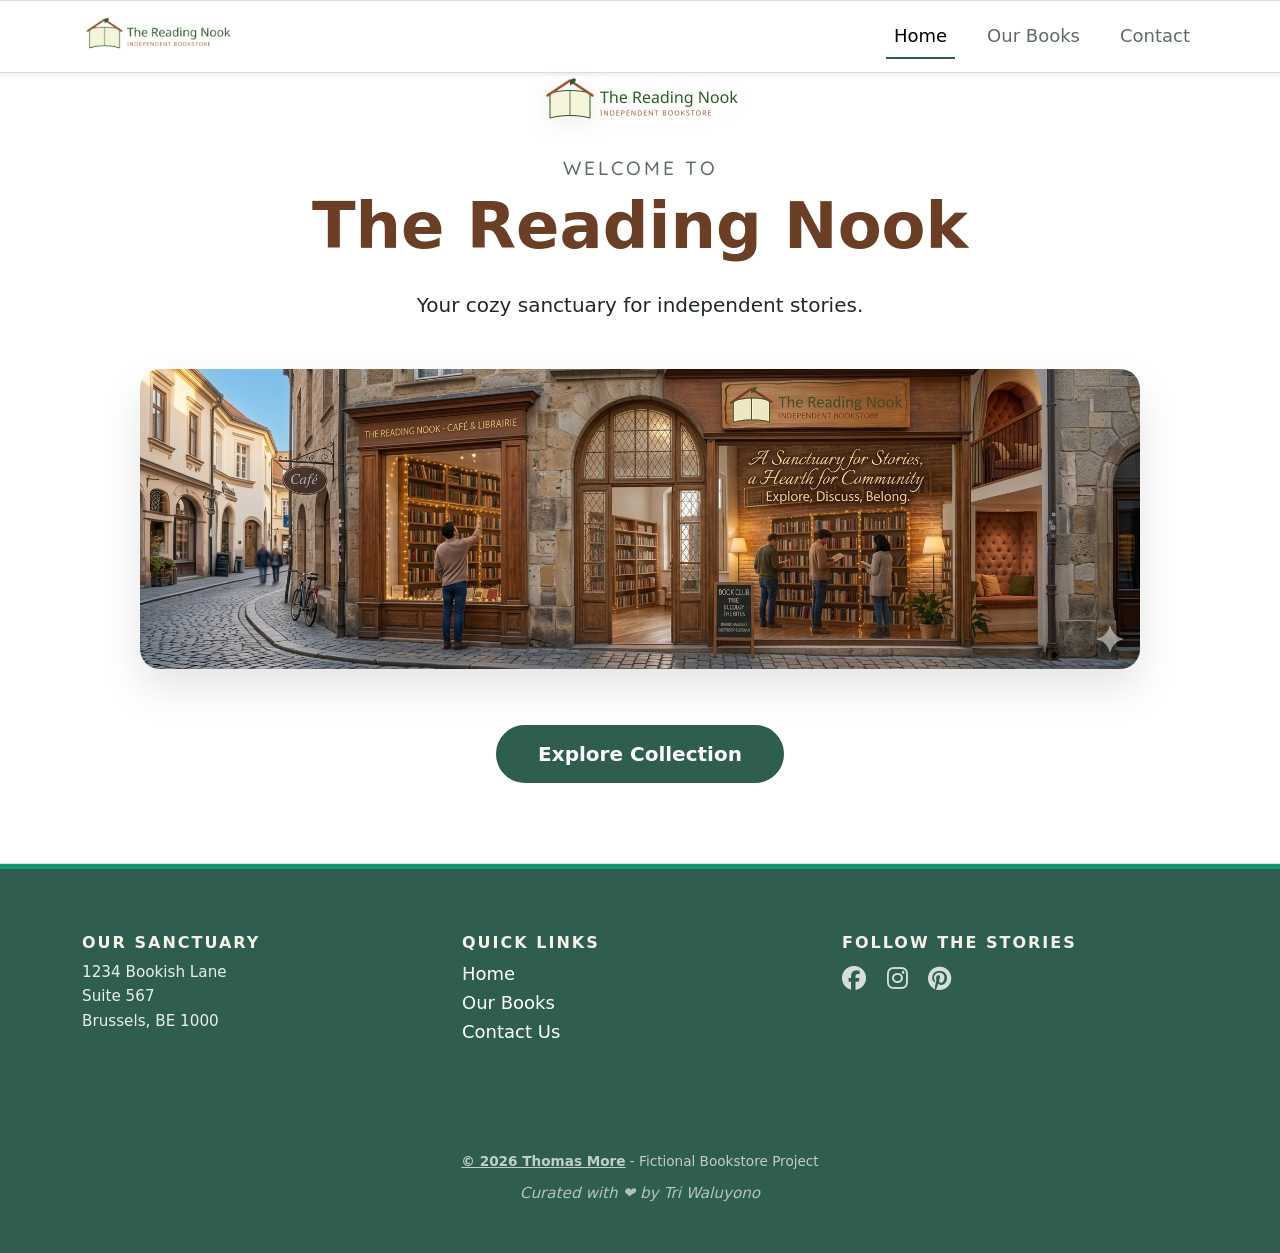
<file: index.html>
<!DOCTYPE html>
<html lang="en">
<head>
    <meta charset="UTF-8">
    <meta name="viewport" content="width=device-width, initial-scale=1.0">
    <link rel="icon" type="image/png" href="common/img/favicon.png"/>
    <title>The Reading Nook | Independent Bookstore</title>

    <link rel="stylesheet" href="common/css/bootstrap.min.css">
    <link rel="stylesheet" href="common/css/global_vars.css">
    <link rel="stylesheet" href="common/css/main.css">
    <link rel="stylesheet" href="https://cdnjs.cloudflare.com/ajax/libs/font-awesome/6.4.0/css/all.min.css">

    <link href="https://fonts.googleapis.com/css2?family=Poppins:wght@400;700&family=Quicksand:wght@400;700&display=swap" rel="stylesheet">
</head>
<body>

<!-- Navbar -->
    <nav class="navbar navbar-expand-lg navbar-light shadow-sm">
        <div class="container">
            <a class="navbar-brand" href="index.html">
                <img src="common/img/Logo.png" alt="The Reading Nook logo" />
            </a>
            <button class="navbar-toggler" type="button"
                    data-bs-toggle="collapse"
                    data-bs-target="#navbarNav"
                    aria-controls="navbarNav"
                    aria-expanded="false"
                    aria-label="Toggle navigation">
                <span class="navbar-toggler-icon"></span>
            </button>
            <div class="collapse navbar-collapse" id="navbarNav">
                <ul class="navbar-nav ms-auto text-end">
                    <li class="nav-item">
                        <a class="nav-link active" href="#">Home</a>
                    </li>
                    <li class="nav-item">
                        <a class="nav-link" href="books.html">Our Books</a>
                    </li>
                    <li class="nav-item">
                        <a class="nav-link" href="contact.html">Contact</a>
                    </li>
                </ul>
            </div>
        </div>
    </nav>

<header>
    <div class="container">
        <div class="top-logo">
            <img src="common/img/Logo.png" alt="Logo Large">
        </div>
        <h6>Welcome to</h6>
        <h1>The Reading Nook</h1>
        <p class="lead">Your cozy sanctuary for independent stories.</p>

        <img src="common/img/cover.png" class="cover-img" alt="Store Banner">

        <div class="mt-4">
            <a href="books.html" class="btn btn-accent btn-lg">Explore Collection</a>
        </div>
    </div>
</header>



<footer>
    <div class="container">
        <div class="row">
            <div class="col-md-4 mb-4">
                <h5>Our Sanctuary</h5>
                <p>1234 Bookish Lane<br>Suite 567<br>Brussels, BE 1000</p>
            </div>
            <div class="col-md-4 mb-4">
                <h5>Quick Links</h5>
                <ul class="list-unstyled">
                    <li><a href="index.html">Home</a></li>
                    <li><a href="books.html">Our Books</a></li>
                    <li><a href="contact.html">Contact Us</a></li>
                </ul>
            </div>
            <div class="col-md-4 mb-4 social">
                <h5>Follow The Stories</h5>
                <a href="#" aria-label="Facebook"><i class="fa-brands fa-facebook"></i></a>
                <a href="#" aria-label="Instagram"><i class="fa-brands fa-instagram"></i></a>
                <a href="#" aria-label="Pinterest"><i class="fa-brands fa-pinterest"></i></a>
            </div>
        </div>
        <hr>
        <div class="row copyright-section text-center">
            <div class="col-12">
                <a href="https://www.thomasmore.be/" target="_blank">© 2026 Thomas More</a> - Fictional Bookstore Project
                <p>Curated with ❤️ by Tri Waluyono</p>
            </div>
        </div>
    </div>
</footer>


<script src="common/js/bootstrap.bundle.min.js">
</script>
</body>
</html>
</file>
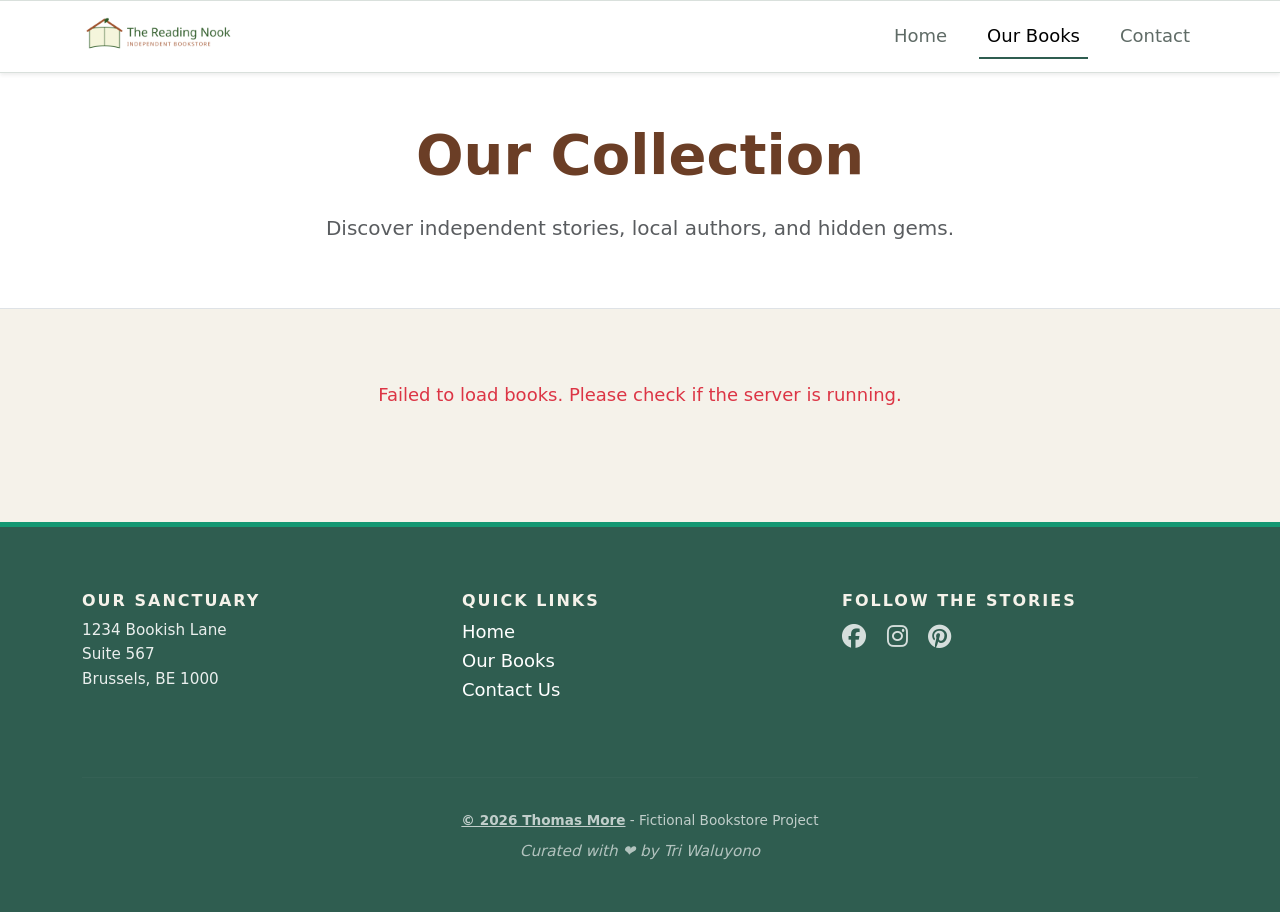
<file: books.html>
<!DOCTYPE html>
<html lang="en">
<head>
    <meta charset="UTF-8">
    <meta name="viewport" content="width=device-width, initial-scale=1.0">
    <link rel="icon" type="image/png" href="common/img/favicon.png"/>
    <title>Books</title>

    <link rel="stylesheet" href="common/css/bootstrap.min.css">
    <link rel="stylesheet" href="common/css/global_vars.css">
    <link rel="stylesheet" href="common/css/main.css">
    <link rel="stylesheet" href="https://cdnjs.cloudflare.com/ajax/libs/font-awesome/6.4.0/css/all.min.css">

    <link href="https://fonts.googleapis.com/css2?family=Poppins:wght@400;700&family=Quicksand:wght@400;700&display=swap" rel="stylesheet">
</head>
<body>

<!-- Navbar -->
<nav class="navbar navbar-expand-lg navbar-light shadow-sm">
    <div class="container">
        <a class="navbar-brand" href="index.html">
            <img src="common/img/Logo.png" alt="The Reading Nook logo" />
        </a>
        <button class="navbar-toggler" type="button"
                data-bs-toggle="collapse"
                data-bs-target="#navbarNav"
                aria-controls="navbarNav"
                aria-expanded="false"
                aria-label="Toggle navigation">
            <span class="navbar-toggler-icon"></span>
        </button>
        <div class="collapse navbar-collapse" id="navbarNav">
            <ul class="navbar-nav ms-auto text-end">
                <li class="nav-item">
                    <a class="nav-link" href="index.html">Home</a>
                </li>
                <li class="nav-item">
                    <a class="nav-link active" href="#">Our Books</a>
                </li>
                <li class="nav-item">
                    <a class="nav-link" href="contact.html">Contact</a>
                </li>
            </ul>
        </div>
    </div>
</nav>

<header class="py-5 text-center bg-white border-bottom">
    <div class="container">
        <h1 class="display-4 fw-bold">Our Collection</h1>
        <p class="lead text-muted">Discover independent stories, local authors, and hidden gems.</p>
    </div>
</header>

<section class="container my-5">
    <div id="book-container" class="row g-4">
        <!-- Spinner akan muncul di sini sementara -->
        <div id="loading-spinner" class="text-center my-5">
            <div class="spinner-border text-success" role="status" style="width: 3rem; height: 3rem;">
                <span class="visually-hidden">Loading...</span>
            </div>
            <p class="mt-2 text-muted">Curating our shelves for you...</p>
        </div>
    </div>
</section>

<footer>
    <div class="container">
        <div class="row">
            <div class="col-md-4 mb-4">
                <h5>Our Sanctuary</h5>
                <p>1234 Bookish Lane<br>Suite 567<br>Brussels, BE 1000</p>
            </div>
            <div class="col-md-4 mb-4">
                <h5>Quick Links</h5>
                <ul class="list-unstyled">
                    <li><a href="index.html">Home</a></li>
                    <li><a href="books.html">Our Books</a></li>
                    <li><a href="contact.html">Contact Us</a></li>
                </ul>
            </div>
            <div class="col-md-4 mb-4 social">
                <h5>Follow The Stories</h5>
                <a href="#" aria-label="Facebook"><i class="fa-brands fa-facebook"></i></a>
                <a href="#" aria-label="Instagram"><i class="fa-brands fa-instagram"></i></a>
                <a href="#" aria-label="Pinterest"><i class="fa-brands fa-pinterest"></i></a>
            </div>
        </div>
        <hr>
        <div class="row copyright-section text-center">
            <div class="col-12">
                <a href="https://www.thomasmore.be/" target="_blank">© 2026 Thomas More</a> - Fictional Bookstore Project
                <p>Curated with ❤️ by Tri Waluyono</p>
            </div>
        </div>
    </div>
</footer>


<script src="common/js/bootstrap.bundle.min.js"></script>
<script src="common/js/main.js"></script>

<div class="offcanvas offcanvas-end" tabindex="-1" id="bookDetailOffcanvas">
    <div class="offcanvas-header border-bottom">
        <h5 class="fw-bold">Book Details</h5>
        <button type="button" class="btn-close" data-bs-dismiss="offcanvas"></button>
    </div>
    <div class="offcanvas-body">
        <div class="text-center mb-4">
            <!-- Beri ID agar mudah diakses JS -->
            <img id="offcanvas-img" src="common/img/favicon.png" class="img-fluid rounded shadow" style="max-height: 300px;" alt="Book Cover">
        </div>
        <h4 id="offcanvas-title">Loading...</h4>
        <p id="offcanvas-author" class="text-muted"></p>
        <hr>
        <h6>Synopsis</h6>
        <p id="offcanvas-description"></p>

        <div class="d-grid gap-2 mt-5">
            <button id="btn-buy" class="btn btn-outline-dark">Buy Now</button>
            <!-- Tombol lainnya -->
        </div>
    </div>
</div>
</body>
</html>
</file>
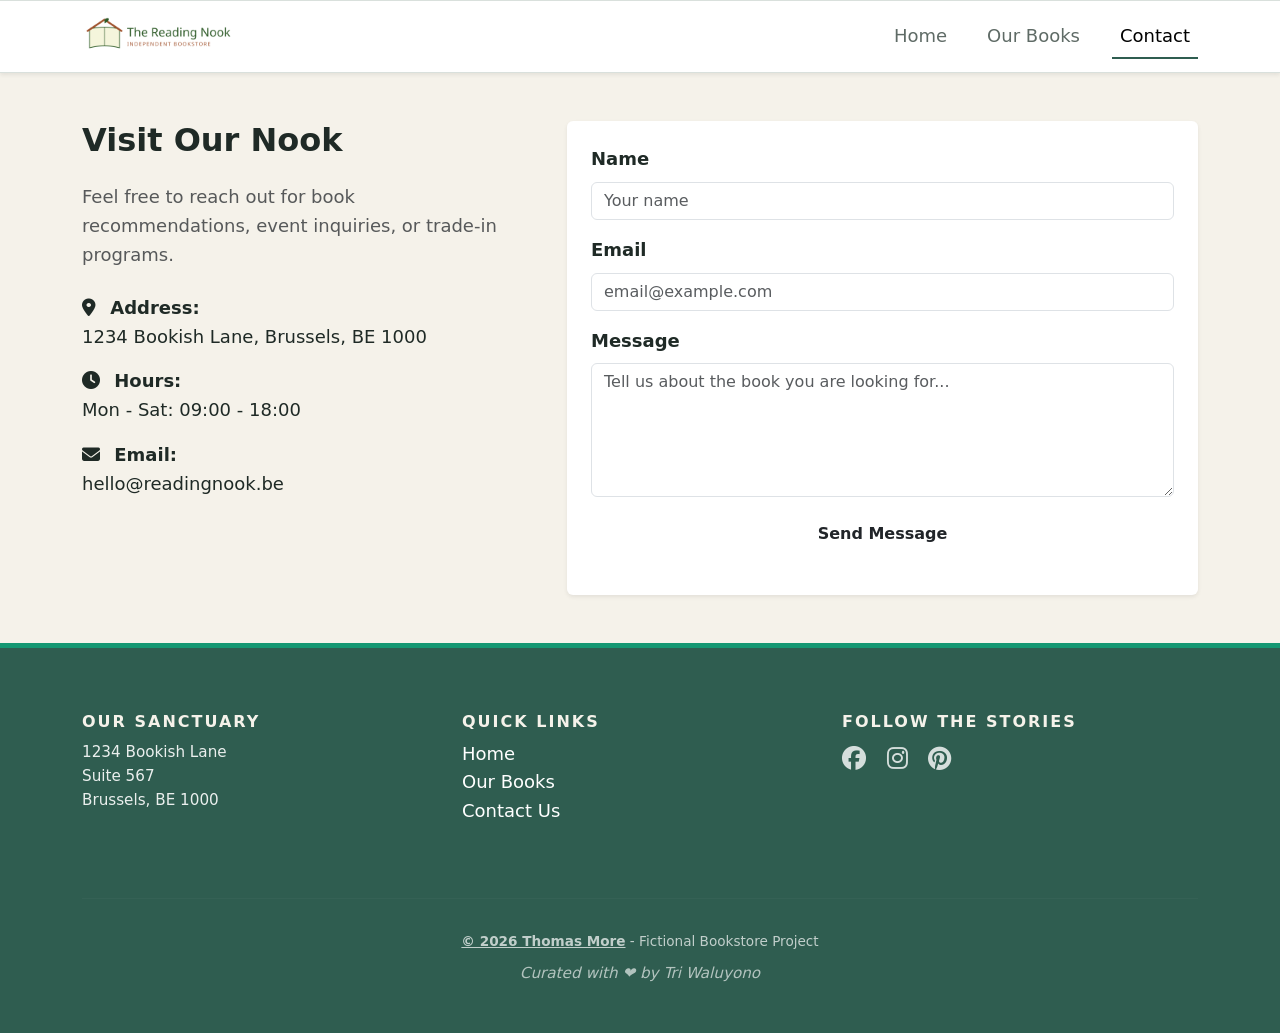
<file: contact.html>
<!DOCTYPE html>
<html lang="en">
<head>
    <meta charset="UTF-8">
    <meta name="viewport" content="width=device-width, initial-scale=1.0">
    <link rel="icon" type="image/png" href="common/img/favicon.png"/>
    <title>The Reading Nook | Independent Bookstore</title>

    <link rel="stylesheet" href="common/css/bootstrap.min.css">
    <link rel="stylesheet" href="common/css/global_vars.css">
    <link rel="stylesheet" href="common/css/main.css">
    <link rel="stylesheet" href="https://cdnjs.cloudflare.com/ajax/libs/font-awesome/6.4.0/css/all.min.css">

    <link href="https://fonts.googleapis.com/css2?family=Poppins:wght@400;700&family=Quicksand:wght@400;700&display=swap" rel="stylesheet">
</head>
<body>

<!-- Navbar -->
<nav class="navbar navbar-expand-lg navbar-light shadow-sm">
    <div class="container">
        <a class="navbar-brand" href="index.html">
            <img src="common/img/Logo.png" alt="The Reading Nook logo" />
        </a>
        <button class="navbar-toggler" type="button"
                data-bs-toggle="collapse"
                data-bs-target="#navbarNav"
                aria-controls="navbarNav"
                aria-expanded="false"
                aria-label="Toggle navigation">
            <span class="navbar-toggler-icon"></span>
        </button>
        <div class="collapse navbar-collapse" id="navbarNav">
            <ul class="navbar-nav ms-auto text-end">
                <li class="nav-item">
                    <a class="nav-link" href="index.html">Home</a>
                </li>
                <li class="nav-item">
                    <a class="nav-link" href="books.html">Our Books</a>
                </li>
                <li class="nav-item">
                    <a class="nav-link active" href="contact.html">Contact</a>
                </li>
            </ul>
        </div>
    </div>
</nav>

<section class="container my-5">
    <div class="row g-5">
        <!-- Kolom Informasi -->
        <div class="col-md-5">
            <h2 class="fw-bold mb-4">Visit Our Nook</h2>
            <p class="text-muted">Feel free to reach out for book recommendations, event inquiries, or trade-in programs.</p>

            <div class="mt-4">
                <p><strong><i class="fas fa-map-marker-alt me-2"></i> Address:</strong><br>1234 Bookish Lane, Brussels, BE 1000</p>
                <p><strong><i class="fas fa-clock me-2"></i> Hours:</strong><br>Mon - Sat: 09:00 - 18:00</p>
                <p><strong><i class="fas fa-envelope me-2"></i> Email:</strong><br>hello@readingnook.be</p>
            </div>
        </div>

        <!-- Kolom Formulir -->
        <div class="col-md-7">
            <div class="form-container p-4 bg-white shadow-sm rounded">
                <form id="contact-form">
                    <div class="mb-3">
                        <label for="userName" class="form-label fw-bold">Name</label>
                        <input type="text" id="userName" class="form-control" placeholder="Your name" required>
                    </div>
                    <div class="mb-3">
                        <label for="userEmail" class="form-label fw-bold">Email</label>
                        <input type="email" id="userEmail" class="form-control" placeholder="email@example.com" required>
                    </div>
                    <div class="mb-3">
                        <label for="userMessage" class="form-label fw-bold">Message</label>
                        <textarea id="userMessage" class="form-control" rows="5" placeholder="Tell us about the book you are looking for..." required></textarea>
                    </div>
                    <button type="submit" class="btn btn-accent w-100 py-2 fw-bold">Send Message</button>
                </form>
                <div id="form-status" class="mt-3 text-center"></div>
            </div>
        </div>
    </div>
</section>


<footer>
    <div class="container">
        <div class="row">
            <div class="col-md-4 mb-4">
                <h5>Our Sanctuary</h5>
                <p>1234 Bookish Lane<br>Suite 567<br>Brussels, BE 1000</p>
            </div>
            <div class="col-md-4 mb-4">
                <h5>Quick Links</h5>
                <ul class="list-unstyled">
                    <li><a href="index.html">Home</a></li>
                    <li><a href="books.html">Our Books</a></li>
                    <li><a href="contact.html">Contact Us</a></li>
                </ul>
            </div>
            <div class="col-md-4 mb-4 social">
                <h5>Follow The Stories</h5>
                <a href="#" aria-label="Facebook"><i class="fa-brands fa-facebook"></i></a>
                <a href="#" aria-label="Instagram"><i class="fa-brands fa-instagram"></i></a>
                <a href="#" aria-label="Pinterest"><i class="fa-brands fa-pinterest"></i></a>
            </div>
        </div>
        <hr>
        <div class="row copyright-section text-center">
            <div class="col-12">
                <a href="https://www.thomasmore.be/" target="_blank">© 2026 Thomas More</a> - Fictional Bookstore Project
                <p>Curated with ❤️ by Tri Waluyono</p>
            </div>
        </div>
    </div>
</footer>


<script src="common/js/bootstrap.bundle.min.js"></script>
<script src="common/js/main.js"></script>
</body>
</html>
</file>
<file: common/css/main.css>
:root {
    --base-color: #f5F2ea;
    --surface-color: #ffffff;
    --accent-color: #2f5d50;
    --font-color: #1f2a26;
    --muted-color: #5f6b66;
    --border-color: #d9e0dc;
}

body {
    background-color: var(--base-color);
    color: var(--font-color);
    font-size: var(--base-font-size);
    line-height: 1.6;

    nav {
        background-color: var(--surface-color) !important;
        border-top: 1px solid var(--border-color);
        border-bottom: 1px solid var(--border-color);

        .navbar-brand {
            & img {
                height: 45px;
                transition: transform 0.3s ease;
            }

            &:hover img {
                transform: scale(1.05);
            }

        }

        & .nav-link {
            color: var(--muted-color);
            font-weight: 500;
            position: relative;
            display: inline-block;
            padding: 0.5rem 0;
            margin-left: 1.5rem;

            /* Create hidden bottom line  */

            &::after {
                content: '';
                position: absolute;
                width: 0;
                height: 2px;
                bottom: 0;
                left: 0;
                background-color: var(--accent-color);
                transition: width 0.3s ease;
            }

            &:hover {
                color: var(--accent-color);

                &::after {
                    width: 100%; /* Line extends on hover */
                }
            }

            &.active::after {
                width: 100%; /* Line exist while active */
            }
        }
        .navbar-toggler {
            z-index: 9999;
            border-color: var(--accent-color)!important;
        }

    }
    header {

        background-color: var(--surface-color);
        border-bottom: 1px solid var(--border-color);
        text-align: center;
        margin-bottom: 0 !important;
        padding-bottom: 80px;


        & .top-logo img {
            max-width: 200px;
            height: auto;
            margin-bottom: 1.5rem;
            filter: drop-shadow(var(--shadow-soft));
            transition: transform 0.5s ease;

            &:hover {
                transform: rotate(-5deg) scale(1.1);
            }
        }

        & h6 {
            font-family: 'Quicksand', sans-serif;
            font-size: 1.2rem;
            text-transform: uppercase;
            letter-spacing: 3px;
            color: var(--muted-color);
            margin-bottom: 0.5rem;
        }

        & h1 {
            font-size: clamp(2.5rem, 5vw, 4rem);
            color: var(--clr-primary);
            font-weight: 700;
            margin-bottom: 1.5rem;
        }

        & .cover-img {
            max-width: 1000px;
            width: 90%;
            border-radius: 20px;
            box-shadow: 0 20px 40px rgba(0,0,0,0.1);
            margin: 2rem 0;
            transition: filter 0.3s ease;

            &:hover {
                filter: brightness(1.05);
            }
        }

        /* Button styling with Hover Effect */
        & .btn-accent {
            background-color: var(--accent-color);
            color: white;
            padding: 12px 40px;
            border-radius: 50px; /* Bentuk Pill/Kapsul */
            font-weight: 600;
            border: 2px solid var(--accent-color);
            transition: all 0.3s ease;

            &:hover {
                background-color: transparent;
                color: var(--accent-color);
                transform: translateY(-3px);
                box-shadow: 0 10px 20px rgba(47, 93, 80, 0.2);
            }

            &:active {
                transform: translateY(-1px);
            }
        }
    }
    footer {
        background-color: var(--accent-color);
        color: var(--surface-color);
        padding: 4rem 0 2rem;
        margin-top: 0 !important;
        border-top: 5px solid var(--accent-color-hover);

        & h5 {
            color: var(--base-color);
            font-weight: 700;
            text-transform: uppercase;
            letter-spacing: 2px;
            font-size: 1rem;
        }

        & p {
            opacity: 0.9;
            font-size: 0.95rem;
        }

        /* Link Footer */
        & a {
            color: var(--surface-color);
            text-decoration: none;
            transition: all 0.3s ease;

            &:hover {
                color: var(--base-color);
                padding-left: 5px; /* Moving effect on hover */
            }
        }

        /* Social Media */
        & .social {
            & a {
                display: inline-block;
                font-size: 1.5rem;
                margin-right: 15px;
                opacity: 0.8;
                transition: transform 0.3s ease, opacity 0.3s ease;

                &:hover {
                    opacity: 1;
                    transform: translateY(-5px) scale(1.2);
                    color: var(--base-color);
                }
            }
        }

        & hr {
            border-color: rgba(255, 255, 255, 0.1);
            margin: 2rem 0;
        }

        /* Copyright & Disclaimer */
        & .copyright-section {
            font-size: 0.85rem;
            opacity: 0.7;

            & a {
                font-weight: 600;
                text-decoration: underline;

                &:hover {
                    padding-left: 0;
                }
            }

            & p {
                margin-top: 0.5rem;
                font-style: italic;
            }
        }
    }

}
.book-card-horizontal {
    display: flex;
    background: var(--surface-color);
    border: 1px solid var(--border-color);
    border-radius: var(--radius);
    height: 220px; /* height constantly */
    overflow: hidden;
    transition: all 0.3s ease;

    &:hover {
        transform: translateY(-5px);
        box-shadow: var(--shadow-soft);
    }

    .card-info {
        padding: 1.5rem;
        flex: 1;
        display: flex;
        flex-direction: column;

        .genre-badge {
            font-size: 0.7rem;
            color: var(--accent-color);
            font-weight: 700;
            text-transform: uppercase;
            letter-spacing: 1px;
        }

        .description-short {
            font-size: 0.85rem;
            color: var(--muted-color);
            display: -webkit-box;
            -webkit-line-clamp: 2; /* Limits to only 2 lines text */
            -webkit-box-orient: vertical;
            overflow: hidden;
        }
    }

    .card-img-container {
        background-color: #eee;
        display: flex;
        align-items: center;
        justify-content: center;

        & img {
            width: 100%;
            height: 100%;
            object-fit: contain; /* Use contain so that the book cover is not cut off */
            padding: 5px;
        }
    }
    & .btn-accent {
        /* 1. rmove background default */
        background-color: transparent;

        /* 2. add Border */
        border: 2px solid var(--accent-color);

        /* 3. Adjudt color same as border */
        color: var(--accent-color);

        font-weight: 600;
        padding: 5px 15px;
        transition: all 0.3s ease;

        /* 4. Hover effect */
        &:hover {
            background-color: var(--accent-color); /* Change color on hover */
            color: white; /* Text become white */
            transform: translateY(-2px);
            box-shadow: 0 4px 8px rgba(47, 93, 80, 0.2);
        }

        &:active {
            transform: translateY(0);
        }
    }
}
</file>
<file: common/css/global_vars.css>
/* Global CSS variabels + overwrite Bootstrap variabels comes here */

:root {
    /* Typography */
    --font-family: 'Quicksand', 'Poppins', Arial, sans-serif;
    --base-font-size: 18px;
    --small-font-size: 14px;


    --color-background: #f5efe6; /* paper */
    --base-color: #f5f2ea;
    --surface-color: #ffffff;
    --clr-primary: #6b3e26;
    --clr-secondary: #a47551;
    --accent-color: #2f5d50;
    --accent-color-hover: #149772;
    --clr-text: #1f2a26;
    --clr-muted: #5f6b66;

    /* Effects */
    --radius: 12px;
    --shadow-soft: 0 4px 12px rgba(0,0,0,0.08);

    /* Spacing */
    --space-section: 6rem;
    --space-container: 2rem;
}
</file>
